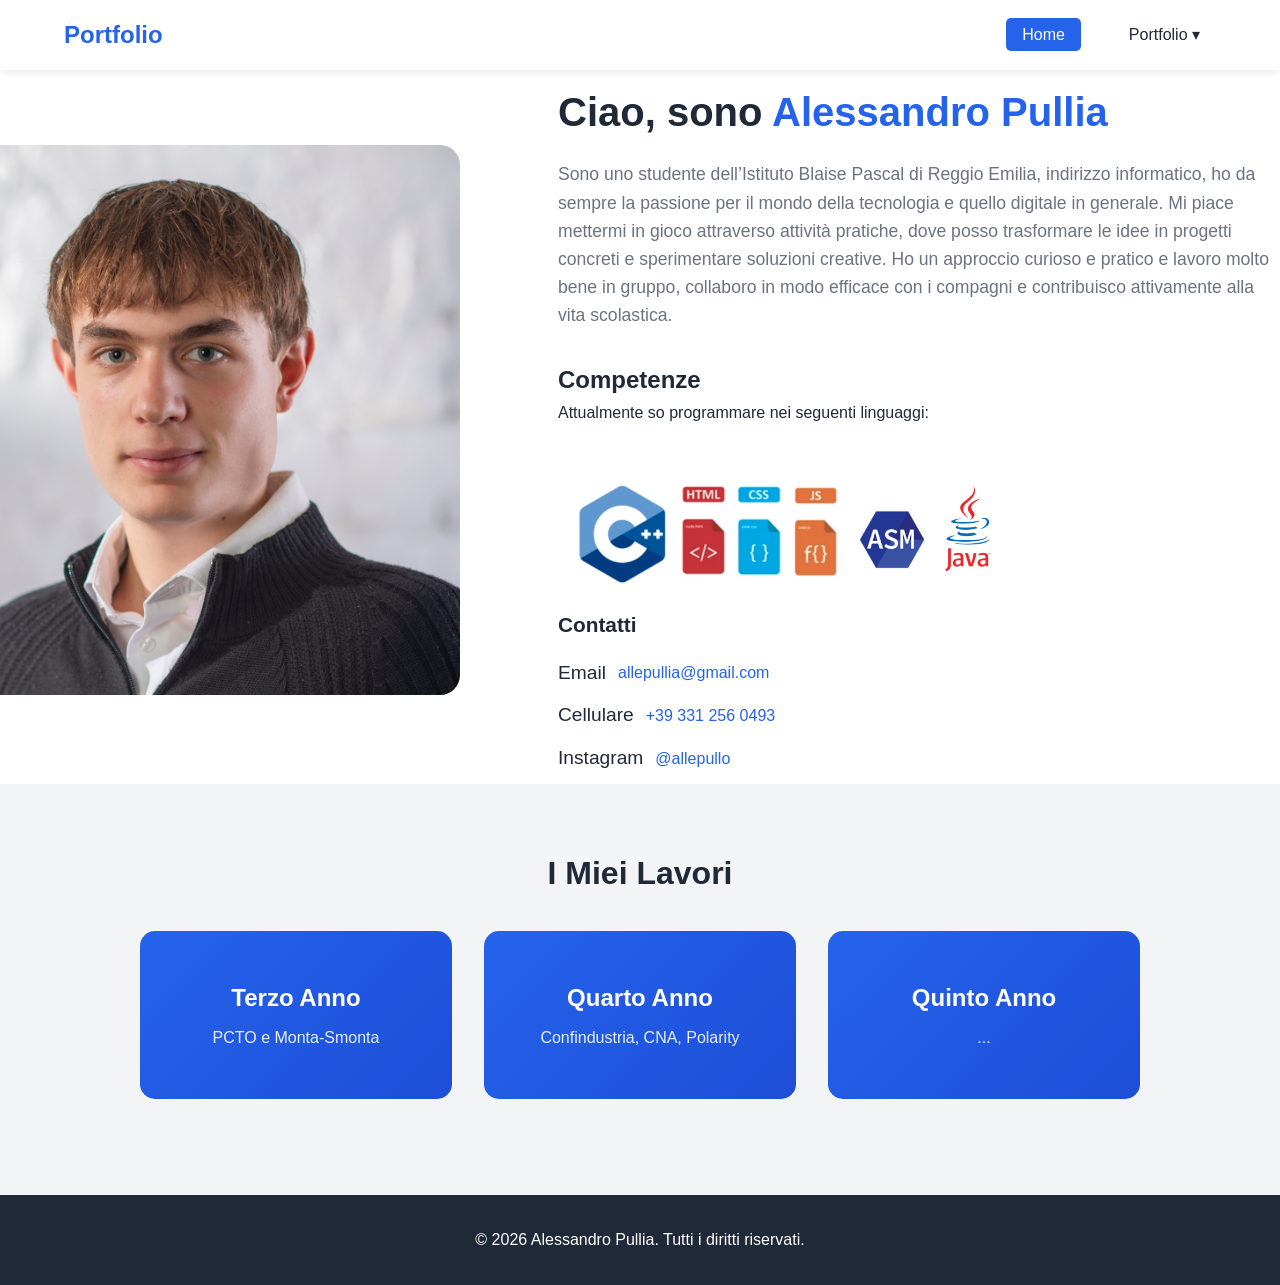
<file: index.html>
<!DOCTYPE html>
<html lang="it">
<head>
    <meta charset="UTF-8">
    <meta name="viewport" content="width=device-width, initial-scale=1.0">
    <title>Il Mio Portfolio</title>
    <link rel="stylesheet" href="style.css">
</head>
<body>
    <header>
        <nav class="navbar">
            <div class="logo">Portfolio</div>
            <ul class="nav-links">
                <li><a href="index.html" class="active">Home</a></li>
                <li class="dropdown">
                    <a href="#">Portfolio ▾</a>
                    <ul class="dropdown-menu">
                        <li><a href="terzoAnno.html">Terzo Anno</a></li>
                        <li><a href="quartoAnno.html">Quarto Anno</a></li>
                        <li><a href="quintoAnno.html">Quinto Anno</a></li>
                    </ul>
                </li>
            </ul>
        </nav>
    </header>
    <main>
        <section class="about-me">
            <div class="about-container">
                <div class="profile-image">
                    <img src="alle _CAP2257.jpg" alt="Foto profilo">
                </div>
                <div class="about-content">
                    <h1>Ciao, sono <span class="highlight">Alessandro Pullia</span></h1>
                    <p class="bio">
                        Sono uno studente dell’Istituto Blaise Pascal di Reggio Emilia, indirizzo informatico, ho da sempre la passione 
                        per il mondo della tecnologia e quello digitale in generale.
                        Mi piace mettermi in gioco attraverso attività pratiche, dove posso trasformare le idee 
                        in progetti concreti e sperimentare soluzioni creative.
                        Ho un approccio curioso e pratico e
                        lavoro molto bene in gruppo, collaboro in modo efficace con i compagni e contribuisco 
                        attivamente alla vita scolastica.      
                    </p>
                    <p class="bio">
                        <h2>Competenze</h2>
                        
                        Attualmente so programmare nei seguenti linguaggi:<br><br>
                        <img src="cmpt.png" id = "img1">
                    </p>
                    <div class="contacts">
                        <h2>Contatti</h2>
                        <ul class="contact-list">
                            <li>
                                <span class="icon">Email</span>
                                <a>allepullia@gmail.com</a>
                            </li>
                            <li>
                                <span class="icon">Cellulare</span>
                                <a>+39 331 256 0493</a>
                            </li>
                            <li>
                                <span class="icon">Instagram</span>
                                <a>@allepullo</a>
                            </li>
                        </ul>
                    </div>
                </div>
            </div>
        </section>
        <section class="portfolio-preview">
            <h2>I Miei Lavori</h2>
            <div class="year-cards">
                <a href="terzoAnno.html" class="year-card">
                    <div class="card-content">
                        <h3>Terzo Anno</h3>
                        <p>PCTO e Monta-Smonta</p>
                    </div>
                </a>
                <a href="quartoAnno.html" class="year-card">
                    <div class="card-content">
                        <h3>Quarto Anno</h3>
                        <p>Confindustria, CNA, Polarity</p>
                    </div>
                </a>
                <a href="quintoAnno.html" class="year-card">
                    <div class="card-content">
                        <h3>Quinto Anno</h3>
                        <p>...</p>
                    </div>
                </a>
            </div>
        </section>
    </main>
    <footer>
        <p>&copy; 2026 Alessandro Pullia. Tutti i diritti riservati.</p>
    </footer>
</body>
</html>
</file>
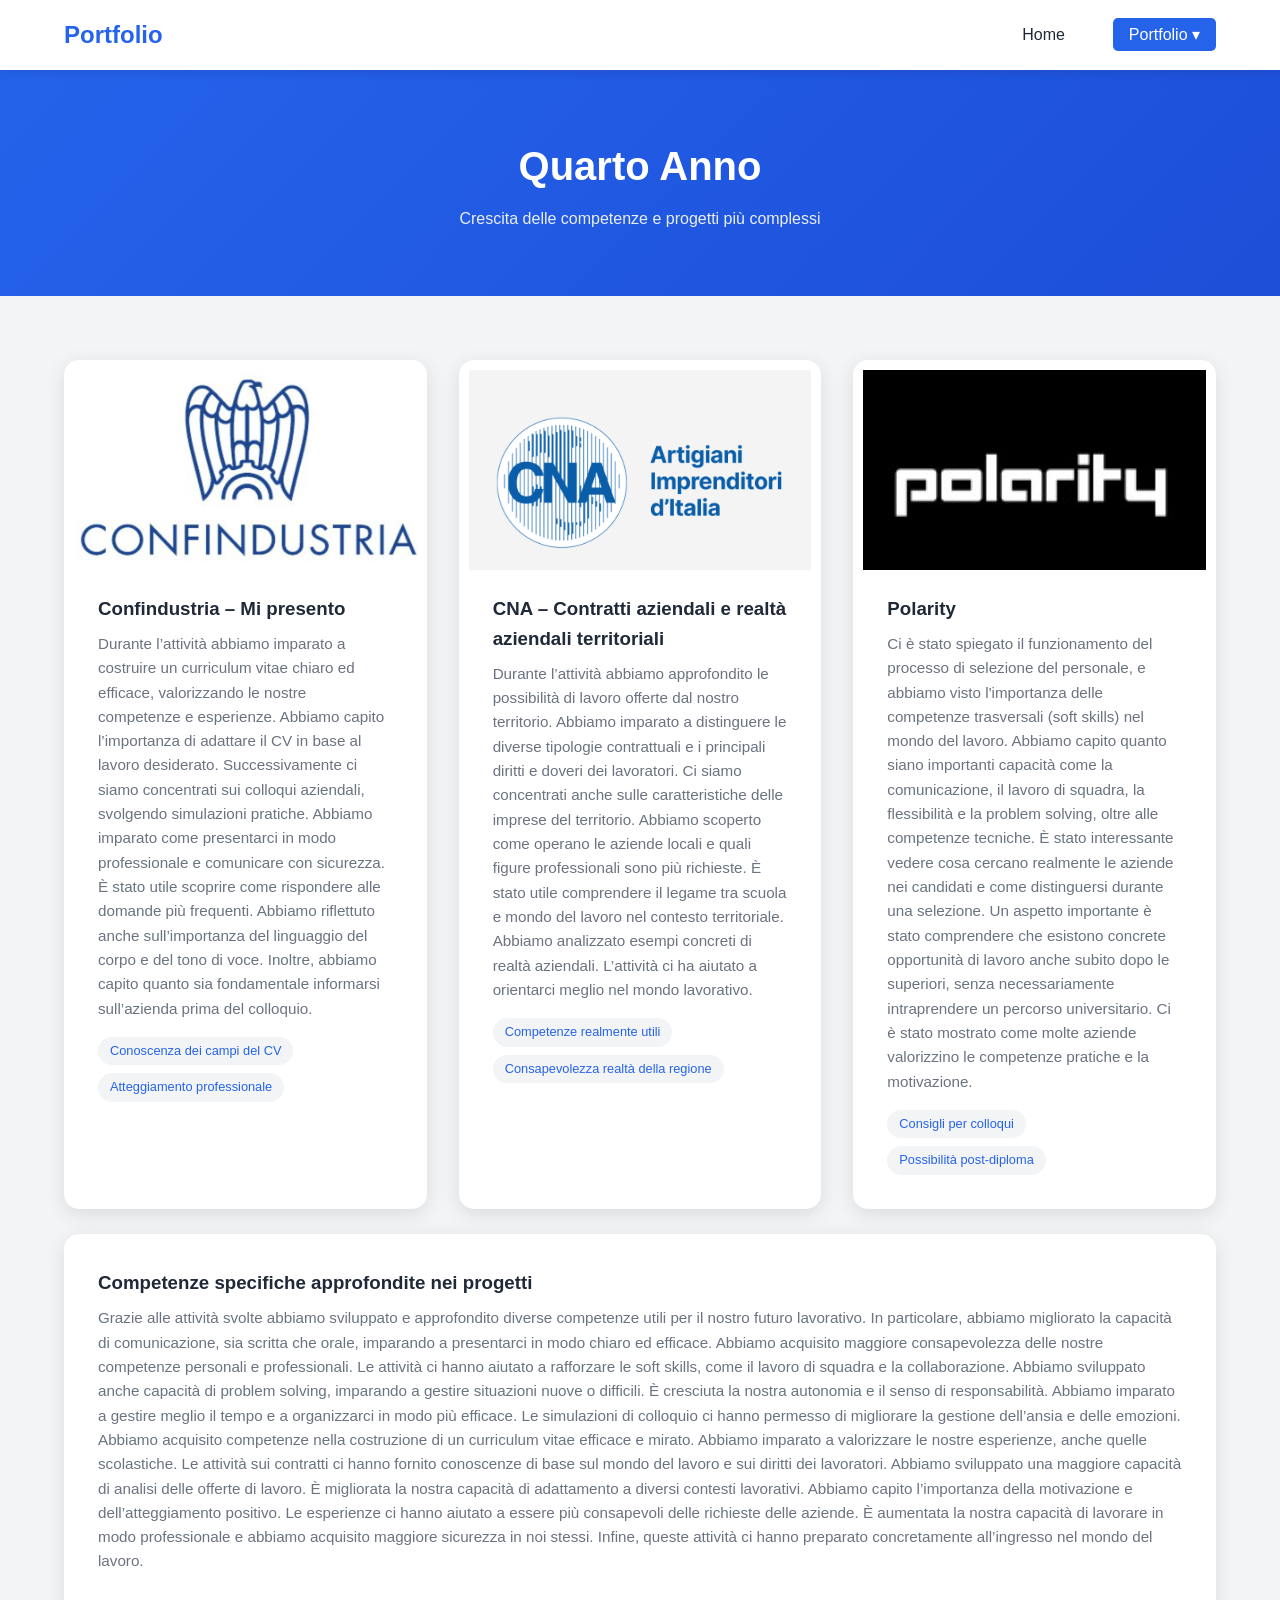
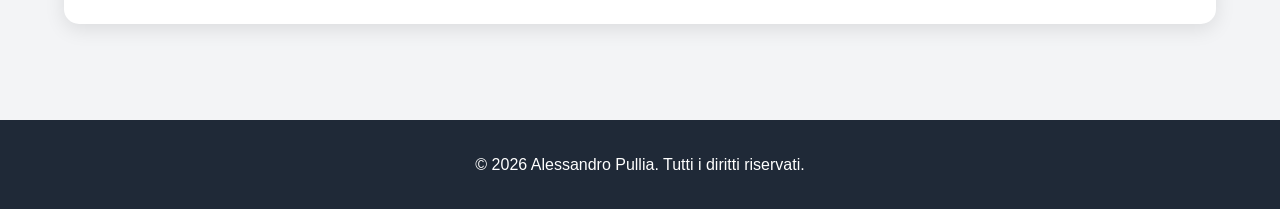
<file: quartoAnno.html>
<!DOCTYPE html>
<html lang="it">
<head>
    <meta charset="UTF-8">
    <meta name="viewport" content="width=device-width, initial-scale=1.0">
    <title>Quarto Anno | Portfolio</title>
        <link rel="stylesheet" href="style.css">
</head>
<body>
    <header>
        <nav class="navbar">
            <div class="logo">Portfolio</div>
            <ul class="nav-links">
                <li><a href="index.html">Home</a></li>
                <li class="dropdown">
                    <a href="#" class="active">Portfolio ▾</a>
                    <ul class="dropdown-menu">
                        <li><a href="terzoAnno.html">Terzo Anno</a></li>
                        <li><a href="quartoAnno.html">Quarto Anno</a></li>
                        <li><a href="quintoAnno.html">Quinto Anno</a></li>
                    </ul>
                </li>
            </ul>
        </nav>
    </header>

    <section class="page-header">
        <h1>Quarto Anno</h1>
        <p>Crescita delle competenze e progetti più complessi</p>
    </section>

    <section class="projects-section">
        <div class="projects-grid">
            
            <div class="project-card">
                <div class="project-image">
                    <img src="Confindustria.png" alt="Progetto 4">
                </div>
                <div class="project-info">
                    <h3>Confindustria – Mi presento</h3>
                    <p>Durante l’attività abbiamo imparato a costruire un curriculum vitae chiaro ed efficace, valorizzando le nostre competenze e esperienze.
                    Abbiamo capito l’importanza di adattare il CV in base al lavoro desiderato.
                    Successivamente ci siamo concentrati sui colloqui aziendali, svolgendo simulazioni pratiche.
                    Abbiamo imparato come presentarci in modo professionale e comunicare con sicurezza.
                    È stato utile scoprire come rispondere alle domande più frequenti.
                    Abbiamo riflettuto anche sull’importanza del linguaggio del corpo e del tono di voce.
                    Inoltre, abbiamo capito quanto sia fondamentale informarsi sull’azienda prima del colloquio.</p>
                    <div class="project-tags">
                        <span class="tag">Conoscenza dei campi del CV</span>
                        <span class="tag">Atteggiamento professionale</span>
                    </div>
                </div>
            </div>

            <div class="project-card">
                <div class="project-image">
                    <img src="cna.png" alt="Progetto 5">
                </div>
                <div class="project-info">
                    <h3>CNA – Contratti aziendali e realtà aziendali territoriali</h3>
                    <p>Durante l’attività abbiamo approfondito le possibilità di lavoro offerte dal nostro territorio.
                    Abbiamo imparato a distinguere le diverse tipologie contrattuali e i principali diritti e doveri dei lavoratori.
                    Ci siamo concentrati anche sulle caratteristiche delle imprese del territorio.
                    Abbiamo scoperto come operano le aziende locali e quali figure professionali sono più richieste.
                    È stato utile comprendere il legame tra scuola e mondo del lavoro nel contesto territoriale.
                    Abbiamo analizzato esempi concreti di realtà aziendali.
                    L’attività ci ha aiutato a orientarci meglio nel mondo lavorativo.</p>
                    <div class="project-tags">
                        <span class="tag">Competenze realmente utili</span>
                        <span class="tag">Consapevolezza realtà della regione</span>
                    </div>
                </div>
            </div>

            <div class="project-card">
                <div class="project-image">
                    <img src="Polarity.png" alt="Progetto 6">
                </div>
                <div class="project-info">
                    <h3>Polarity</h3>
                    <p>
                    Ci è stato spiegato il funzionamento del processo di selezione del personale, e abbiamo visto l'importanza delle competenze 
                    trasversali (soft skills) nel mondo del lavoro.
                    Abbiamo capito quanto siano importanti capacità come la comunicazione, il lavoro di squadra, la flessibilità e la 
                    problem solving, oltre alle competenze tecniche.
                    È stato interessante vedere cosa cercano realmente le aziende nei candidati e come distinguersi durante una selezione.
                    Un aspetto importante è stato comprendere che esistono concrete opportunità di lavoro anche subito dopo le superiori, 
                    senza necessariamente intraprendere un percorso universitario.
                    Ci è stato mostrato come molte aziende valorizzino le competenze pratiche e la motivazione.</p>
                    <div class="project-tags">
                        <span class="tag">Consigli per colloqui</span>
                        <span class="tag">Possibilità post-diploma</span>
                    </div>
                </div>
            </div>

        </div>

        <br>
        <div class="project-card">
                <div class="project-info">
                    <h3>Competenze specifiche approfondite nei progetti</h3>
                    <p>
                        Grazie alle attività svolte abbiamo sviluppato e approfondito diverse competenze utili per il nostro futuro lavorativo.
                        In particolare, abbiamo migliorato la capacità di comunicazione, sia scritta che orale, imparando a presentarci in modo chiaro ed efficace.
                        Abbiamo acquisito maggiore consapevolezza delle nostre competenze personali e professionali.
                        Le attività ci hanno aiutato a rafforzare le soft skills, come il lavoro di squadra e la collaborazione.
                        Abbiamo sviluppato anche capacità di problem solving, imparando a gestire situazioni nuove o difficili.
                        È cresciuta la nostra autonomia e il senso di responsabilità.
                        Abbiamo imparato a gestire meglio il tempo e a organizzarci in modo più efficace.
                        Le simulazioni di colloquio ci hanno permesso di migliorare la gestione dell’ansia e delle emozioni.
                        Abbiamo acquisito competenze nella costruzione di un curriculum vitae efficace e mirato.
                        Abbiamo imparato a valorizzare le nostre esperienze, anche quelle scolastiche.
                        Le attività sui contratti ci hanno fornito conoscenze di base sul mondo del lavoro e sui diritti dei lavoratori.
                        Abbiamo sviluppato una maggiore capacità di analisi delle offerte di lavoro.
                        È migliorata la nostra capacità di adattamento a diversi contesti lavorativi.
                        Abbiamo capito l’importanza della motivazione e dell’atteggiamento positivo.
                        Le esperienze ci hanno aiutato a essere più consapevoli delle richieste delle aziende.
                        È aumentata la nostra capacità di lavorare in modo professionale 
                        e abbiamo acquisito maggiore sicurezza in noi stessi.
                        Infine, queste attività ci hanno preparato concretamente all’ingresso nel mondo del lavoro.
                    </p>
                    <div class="project-tags">
                        
                    </div>
                </div>
            </div>

    </section>

    <footer>
        <p>&copy; 2026 Alessandro Pullia. Tutti i diritti riservati.</p>
    </footer>
</body>
</html>
</file>
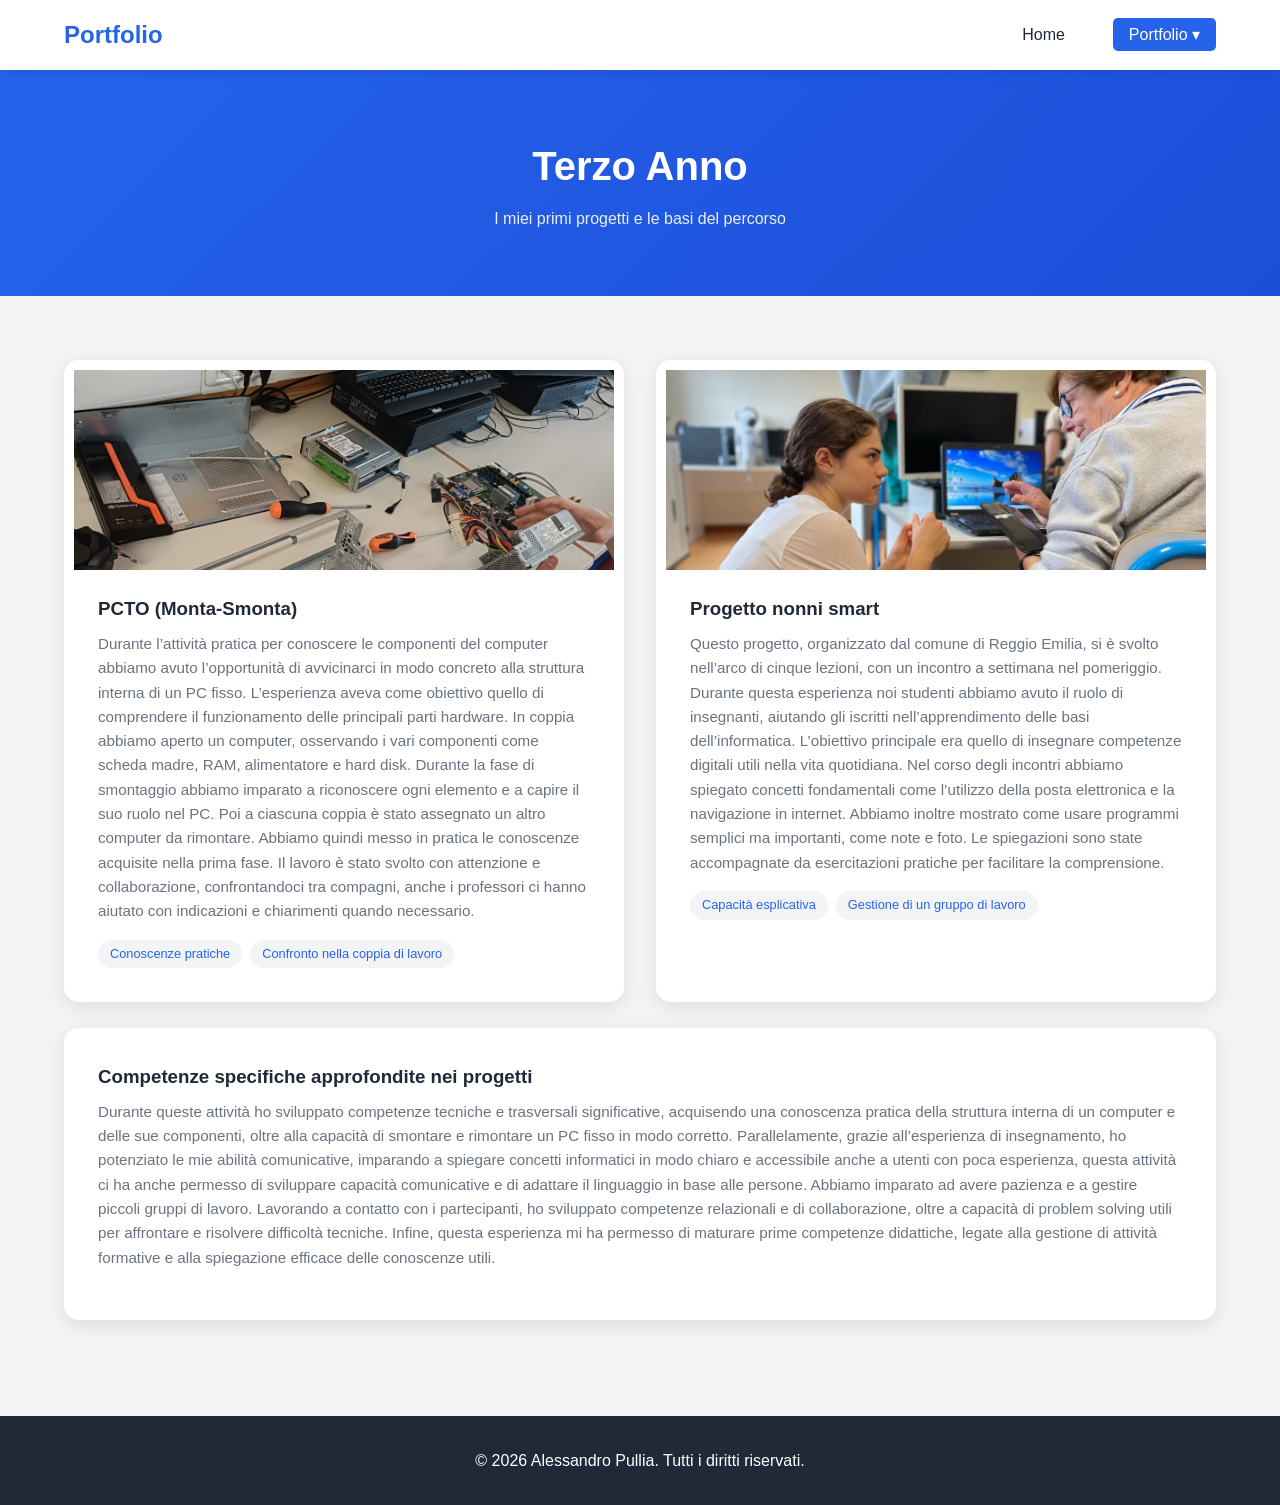
<file: terzoAnno.html>
<!DOCTYPE html>
<html lang="it">
<head>
    <meta charset="UTF-8">
    <meta name="viewport" content="width=device-width, initial-scale=1.0">
    <title>Terzo Anno | Portfolio</title>
        <link rel="stylesheet" href="style.css">
</head>
<body>
    <header>
        <nav class="navbar">
            <div class="logo">Portfolio</div>
            <ul class="nav-links">
                <li><a href="index.html">Home</a></li>
                <li class="dropdown">
                    <a href="#" class="active">Portfolio ▾</a>
                    <ul class="dropdown-menu">
                        <li><a href="terzoAnno.html">Terzo Anno</a></li>
                        <li><a href="quartoAnno.html">Quarto Anno</a></li>
                        <li><a href="quintoAnno.html">Quinto Anno</a></li>
                    </ul>
                </li>
            </ul>
        </nav>
    </header>

    <section class="page-header">
        <h1>Terzo Anno</h1>
        <p>I miei primi progetti e le basi del percorso</p>
    </section>

    <section class="projects-section">
        <div class="projects-grid">
            
            <div class="project-card">
                <div class="project-image">
                    <img src="pcto.jpg" alt="Progetto 1">
                </div>
                <div class="project-info">
                    <h3>PCTO (Monta-Smonta)</h3>
                    <p>
                        Durante l’attività pratica per conoscere le componenti del computer abbiamo avuto l’opportunità di avvicinarci in modo 
                        concreto alla struttura interna di un PC fisso.
                        L’esperienza aveva come obiettivo quello di comprendere il funzionamento delle principali parti hardware.
                        In coppia abbiamo aperto un computer, osservando i vari componenti come scheda madre, RAM, alimentatore e hard disk.
                        Durante la fase di smontaggio abbiamo imparato a riconoscere ogni elemento e a capire il suo ruolo nel PC.
                        Poi a ciascuna coppia è stato assegnato un altro computer da rimontare.
                        Abbiamo quindi messo in pratica le conoscenze acquisite nella prima fase.
                        Il lavoro è stato svolto con attenzione e collaborazione, confrontandoci tra compagni, anche
                        i professori ci hanno aiutato con indicazioni e chiarimenti quando necessario.
                    </p>
                    <div class="project-tags">
                        <span class="tag">Conoscenze pratiche</span>
                        <span class="tag">Confronto nella coppia di lavoro</span>
                    </div>
                </div>
            </div>

            <div class="project-card">
                <div class="project-image">
                    <img src="nonni.webp" alt="Progetto 2">
                </div>
                <div class="project-info">
                    <h3>Progetto nonni smart</h3>
                    <p>
                        Questo progetto, organizzato dal comune di Reggio Emilia, si è svolto nell’arco di cinque lezioni, 
                        con un incontro a settimana nel pomeriggio.
                        Durante questa esperienza noi studenti abbiamo avuto il ruolo di insegnanti, aiutando 
                        gli iscritti nell’apprendimento delle basi dell’informatica.
                        L’obiettivo principale era quello di insegnare competenze digitali utili nella vita quotidiana.
                        Nel corso degli incontri abbiamo spiegato concetti fondamentali come l’utilizzo della posta elettronica 
                        e la navigazione in internet.
                        Abbiamo inoltre mostrato come usare programmi semplici ma importanti, come note e foto.
                        Le spiegazioni sono state accompagnate da esercitazioni pratiche per facilitare la comprensione.
                    </p>
                    <div class="project-tags">
                        <span class="tag">Capacità esplicativa</span>
                        <span class="tag">Gestione di un gruppo di lavoro</span>
                    </div>
                </div>
            </div>
        </div>
        <br>
        <div class="project-card">
                <div class="project-info">
                    <h3>Competenze specifiche approfondite nei progetti</h3>
                    <p>
                        Durante queste attività ho sviluppato competenze tecniche e trasversali significative, 
                        acquisendo una conoscenza pratica della struttura interna di un computer e delle sue componenti, 
                        oltre alla capacità di smontare e rimontare un PC fisso in modo corretto. 
                        Parallelamente, grazie all’esperienza di insegnamento, 
                        ho potenziato le mie abilità comunicative, imparando a spiegare concetti informatici in modo chiaro 
                        e accessibile anche a utenti con poca esperienza, questa attività ci ha anche 
                        permesso di sviluppare capacità comunicative e di adattare il linguaggio in base alle persone.
                        Abbiamo imparato ad avere pazienza e a gestire piccoli gruppi di lavoro. Lavorando a 
                        contatto con i partecipanti, 
                        ho sviluppato competenze relazionali e di collaborazione, oltre a capacità di problem solving utili 
                        per affrontare e risolvere difficoltà tecniche. Infine, questa esperienza mi ha permesso di 
                        maturare prime competenze didattiche, 
                        legate alla gestione di attività formative e alla spiegazione efficace delle conoscenze utili.
                    </p>
                    
                </div>
            </div>
    </section>

    <footer>
        <p>&copy; 2026 Alessandro Pullia. Tutti i diritti riservati.</p>
    </footer>
</body>
</html>
</file>
<file: style.css>
/* Reset e base */
* {
    margin: 0;
    padding: 0;
    box-sizing: border-box;
}
:root {
    --primary: #2563eb;
    --primary-dark: #1d4ed8;
    --dark: #1f2937;
    --light: #f3f4f6;
    --white: #ffffff;
    --gray: #6b7280;
}
body {
    font-family: 'Segoe UI', Tahoma, Geneva, Verdana, sans-serif;
    line-height: 1.6;
    color: var(--dark);
    background-color: var(--light);
}
a {
    text-decoration: none;
    color: inherit;
}
ul {
    list-style: none;
}
/* Navbar */
.navbar {
    display: flex;
    justify-content: space-between;
    align-items: center;
    padding: 1rem 5%;
    background-color: var(--white);
    box-shadow: 0 2px 10px rgba(0, 0, 0, 0.1);
    position: sticky;
    top: 0;
    z-index: 100;
}
.logo {
    font-size: 1.5rem;
    font-weight: bold;
    color: var(--primary);
}
.nav-links {
    display: flex;
    gap: 2rem;
}
.nav-links a {
    padding: 0.5rem 1rem;
    border-radius: 5px;
    transition: background-color 0.3s, color 0.3s;
}
.nav-links a:hover,
.nav-links a.active {
    background-color: var(--primary);
    color: var(--white);
}
/* Dropdown */
.dropdown {
    position: relative;
}
.dropdown-menu {
    position: absolute;
    top: 100%;
    left: 0;
    background-color: var(--white);
    min-width: 180px;
    box-shadow: 0 4px 15px rgba(0, 0, 0, 0.15);
    border-radius: 8px;
    opacity: 0;
    visibility: hidden;
    transform: translateY(10px);
    transition: all 0.3s;
}
.dropdown:hover .dropdown-menu {
    opacity: 1;
    visibility: visible;
    transform: translateY(0);
}
.dropdown-menu li a {
    display: block;
    padding: 0.75rem 1rem;
    border-radius: 0;
}
.dropdown-menu li:first-child a {
    border-radius: 8px 8px 0 0;
}
.dropdown-menu li:last-child a {
    border-radius: 0 0 8px 8px;
}
/* About Me Section */
.about-me {
    padding: 10px;
    background-color: var(--white);
}
.about-container {
    max-width: 1300px;
    margin: 0 auto;
    display: grid;
    grid-template-columns: 500px 1fr;
    gap: 3rem;
    align-items: start;
}
.profile-image {
    width: 110%;
    aspect-ratio: 1;
    border-radius: 20px;
    overflow: hidden;
    background-color: var(--light);
    position: relative;
    top: 65px;
    left: -100px;
}
.profile-image img {
    width: 100%;
    height: 100%;
    object-fit: cover;
}
.about-content h1 {
    font-size: 2.5rem;
    margin-bottom: 1rem;
}
.highlight {
    color: var(--primary);
}
.bio {
    font-size: 1.1rem;
    color: var(--gray);
    margin-bottom: 2rem;
}
#img1{
    height:150px;
}
.contacts h2 {
    font-size: 1.3rem;
    margin-bottom: 1rem;
    color: var(--dark);
}
.contact-list {
    display: flex;
    flex-direction: column;
    gap: 0.75rem;
}
.contact-list li {
    display: flex;
    align-items: center;
    gap: 0.75rem;
}
.contact-list .icon {
    font-size: 1.2rem;
}
.contact-list a {
    color: var(--primary);
    transition: color 0.3s;
}
.contact-list a:hover {
    color: var(--primary-dark);
}
/* Portfolio Preview */
.portfolio-preview {
    padding: 4rem 5%;
}
.portfolio-preview h2 {
    text-align: center;
    font-size: 2rem;
    margin-bottom: 2rem;
}
.year-cards {
    display: grid;
    grid-template-columns: repeat(auto-fit, minmax(280px, 1fr));
    gap: 2rem;
    max-width: 1000px;
    margin: 0 auto;
}
.year-card {
    background: linear-gradient(135deg, var(--primary), var(--primary-dark));
    border-radius: 15px;
    padding: 3rem 2rem;
    text-align: center;
    color: var(--white);
    transition: transform 0.3s, box-shadow 0.3s;
}
.year-card:hover {
    transform: translateY(-10px);
    box-shadow: 0 15px 40px rgba(37, 99, 235, 0.3);
}
.year-card h3 {
    font-size: 1.5rem;
    margin-bottom: 0.5rem;
}
.year-card p {
    opacity: 0.9;
}
/* Page Header (per le sottopagine) */
.page-header {
    background: linear-gradient(135deg, var(--primary), var(--primary-dark));
    color: var(--white);
    padding: 4rem 5%;
    text-align: center;
}
.page-header h1 {
    font-size: 2.5rem;
    margin-bottom: 0.5rem;
}
.page-header p {
    opacity: 0.9;
}
/* Projects Grid */
.projects-section {
    padding: 4rem 5%;
    max-width: 1600px;
    margin: 0 auto;
}
.projects-grid {
    display: grid;
    grid-template-columns: repeat(auto-fit, minmax(300px, 1fr));
    gap: 2rem;
}
.project-card {
    background-color: var(--white);
    border-radius: 15px;
    overflow: hidden;
    box-shadow: 0 5px 20px rgba(0, 0, 0, 0.1);
    transition: transform 0.3s;
    padding: 10px;;
}
.project-card:hover {
    transform: translateY(-5px);
}
.project-image {
    width: 100%;
    height: 200px;
    background-color: var(--light);
    overflow: hidden;
}
.project-image img {
    width: 100%;
    height: 100%;
    object-fit: cover;
}
.project-info {
    padding: 1.5rem;
}
.project-info h3 {
    margin-bottom: 0.5rem;
    color: var(--dark);
}
.project-info p {
    color: var(--gray);
    font-size: 0.95rem;
    margin-bottom: 1rem;
}
.project-tags {
    display: flex;
    flex-wrap: wrap;
    gap: 0.5rem;
}
.tag {
    background-color: var(--light);
    padding: 0.25rem 0.75rem;
    border-radius: 20px;
    font-size: 0.8rem;
    color: var(--primary);
}
/* Footer */
footer {
    background-color: var(--dark);
    color: var(--white);
    text-align: center;
    padding: 2rem;
    margin-top: 2rem;
}
/* Responsive */
@media (max-width: 768px) {
    .about-container {
        grid-template-columns: 1fr;
        text-align: center;
    }
    
    .profile-image {
        max-width: 250px;
        margin: 0 auto;
    }
    
    .contact-list {
        align-items: center;
    }
    
    .navbar {
        flex-direction: column;
        gap: 1rem;
    }
    
    .nav-links {
        flex-wrap: wrap;
        justify-content: center;
    }
}
#comp{
    position: absolute;
    bottom: 100px;
}
</file>
